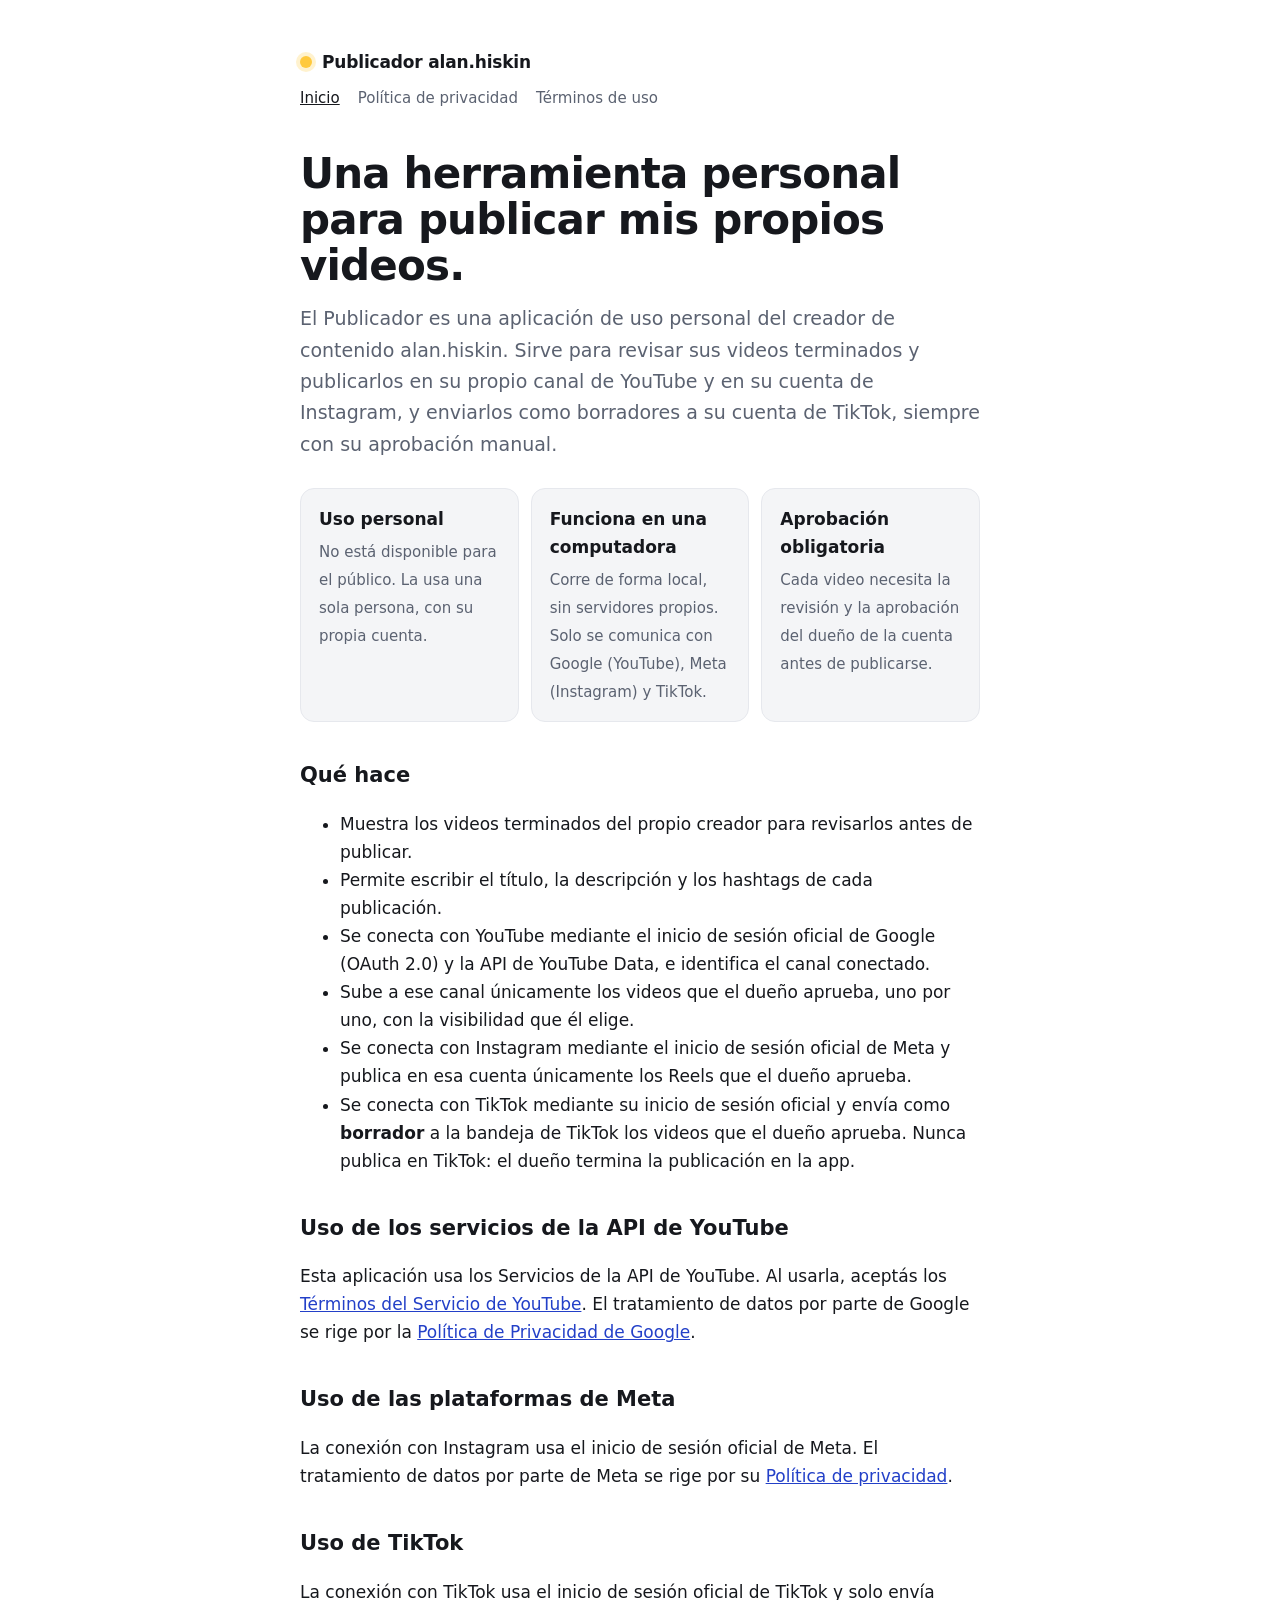
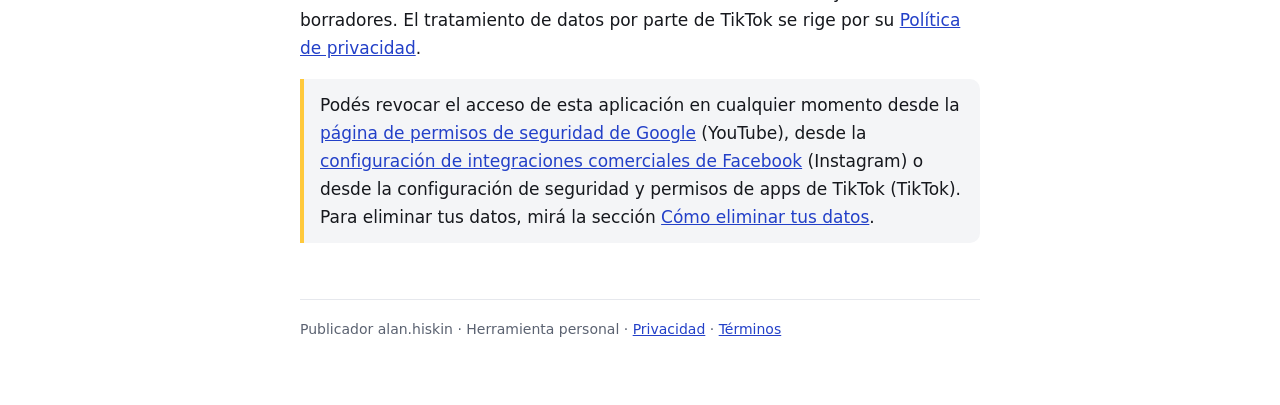
<file: index.html>
<!doctype html>
<html lang="es">
<head>
  <meta charset="utf-8">
  <meta name="viewport" content="width=device-width, initial-scale=1">
  <title>Publicador alan.hiskin</title>
  <meta name="description" content="Herramienta personal para preparar y publicar videos propios en YouTube, con aprobación manual antes de cada publicación.">
  <link rel="stylesheet" href="estilos.css">
</head>
<body>
  <div class="envoltura">
    <header><span class="punto"></span>Publicador alan.hiskin</header>
    <nav><a href="./" aria-current="page">Inicio</a><a href="privacidad.html">Política de privacidad</a><a href="terminos.html">Términos de uso</a></nav>

    <h1>Una herramienta personal para publicar mis propios videos.</h1>
    <p class="sub">El Publicador es una aplicación de uso personal del creador de contenido alan.hiskin. Sirve para revisar sus videos terminados y publicarlos en su propio canal de YouTube y en su cuenta de Instagram, y enviarlos como borradores a su cuenta de TikTok, siempre con su aprobación manual.</p>

    <div class="tarjetas">
      <div class="tarjeta"><b>Uso personal</b><span>No está disponible para el público. La usa una sola persona, con su propia cuenta.</span></div>
      <div class="tarjeta"><b>Funciona en una computadora</b><span>Corre de forma local, sin servidores propios. Solo se comunica con Google (YouTube), Meta (Instagram) y TikTok.</span></div>
      <div class="tarjeta"><b>Aprobación obligatoria</b><span>Cada video necesita la revisión y la aprobación del dueño de la cuenta antes de publicarse.</span></div>
    </div>

    <h2>Qué hace</h2>
    <ul>
      <li>Muestra los videos terminados del propio creador para revisarlos antes de publicar.</li>
      <li>Permite escribir el título, la descripción y los hashtags de cada publicación.</li>
      <li>Se conecta con YouTube mediante el inicio de sesión oficial de Google (OAuth 2.0) y la API de YouTube Data, e identifica el canal conectado.</li>
      <li>Sube a ese canal únicamente los videos que el dueño aprueba, uno por uno, con la visibilidad que él elige.</li>
      <li>Se conecta con Instagram mediante el inicio de sesión oficial de Meta y publica en esa cuenta únicamente los Reels que el dueño aprueba.</li>
      <li>Se conecta con TikTok mediante su inicio de sesión oficial y envía como <b>borrador</b> a la bandeja de TikTok los videos que el dueño aprueba. Nunca publica en TikTok: el dueño termina la publicación en la app.</li>
    </ul>

    <h2>Uso de los servicios de la API de YouTube</h2>
    <p>Esta aplicación usa los Servicios de la API de YouTube. Al usarla, aceptás los <a href="https://www.youtube.com/t/terms">Términos del Servicio de YouTube</a>. El tratamiento de datos por parte de Google se rige por la <a href="https://policies.google.com/privacy">Política de Privacidad de Google</a>.</p>
    <h2>Uso de las plataformas de Meta</h2>
    <p>La conexión con Instagram usa el inicio de sesión oficial de Meta. El tratamiento de datos por parte de Meta se rige por su <a href="https://www.facebook.com/privacy/policy/">Política de privacidad</a>.</p>
    <h2>Uso de TikTok</h2>
    <p>La conexión con TikTok usa el inicio de sesión oficial de TikTok y solo envía borradores. El tratamiento de datos por parte de TikTok se rige por su <a href="https://www.tiktok.com/legal/privacy-policy">Política de privacidad</a>.</p>
    <p class="nota">Podés revocar el acceso de esta aplicación en cualquier momento desde la <a href="https://security.google.com/settings/security/permissions">página de permisos de seguridad de Google</a> (YouTube), desde la <a href="https://www.facebook.com/settings/?tab=business_tools">configuración de integraciones comerciales de Facebook</a> (Instagram) o desde la configuración de seguridad y permisos de apps de TikTok (TikTok). Para eliminar tus datos, mirá la sección <a href="privacidad.html#borrado">Cómo eliminar tus datos</a>.</p>

    <footer>Publicador alan.hiskin · Herramienta personal · <a href="privacidad.html">Privacidad</a> · <a href="terminos.html">Términos</a></footer>
  </div>
</body>
</html>
</file>
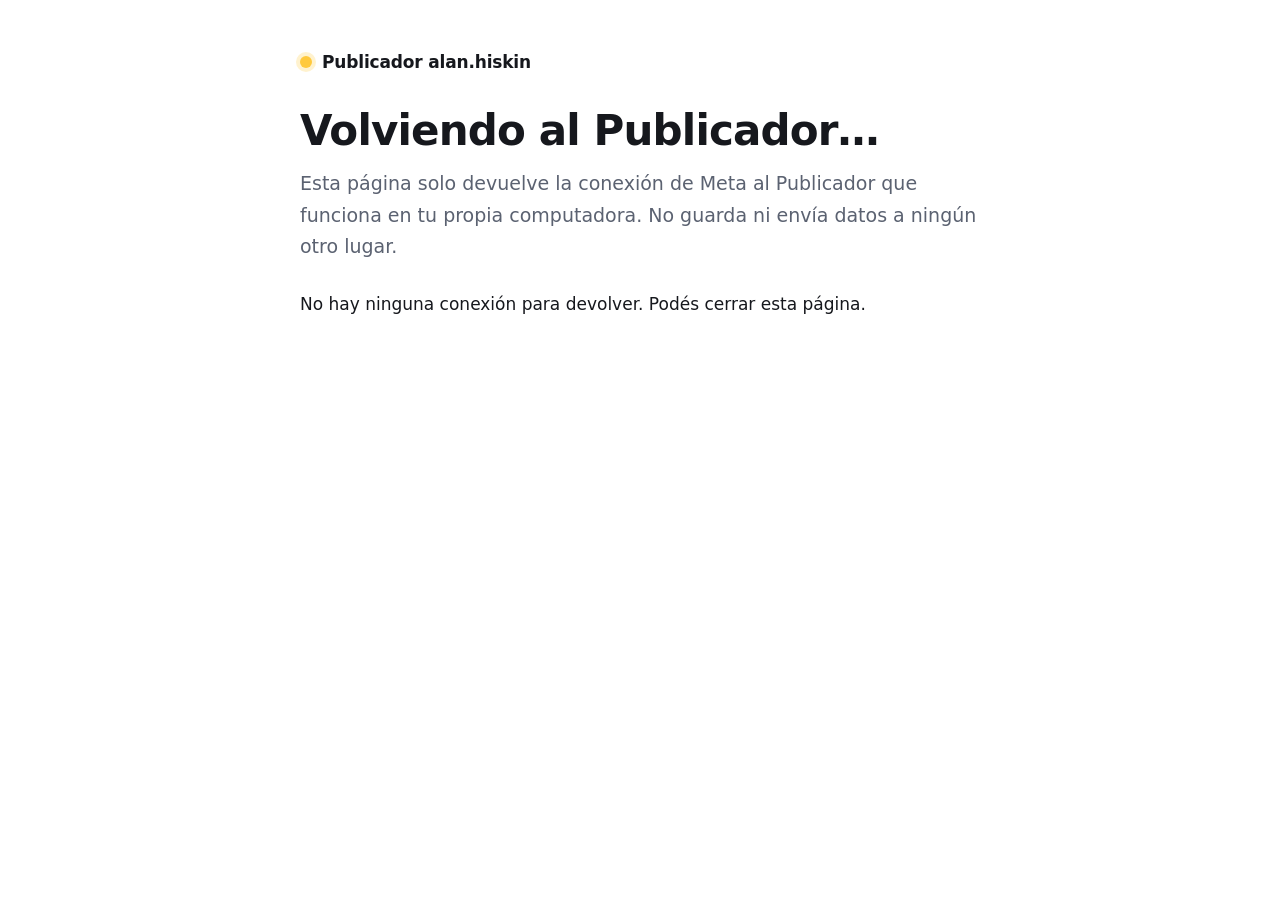
<file: meta-callback.html>
<!doctype html>
<html lang="es">
<head>
  <meta charset="utf-8">
  <meta name="viewport" content="width=device-width, initial-scale=1">
  <meta name="referrer" content="no-referrer">
  <meta name="robots" content="noindex">
  <title>Volviendo al Publicador</title>
  <link rel="stylesheet" href="estilos.css">
</head>
<body>
  <div class="envoltura">
    <header><span class="punto"></span>Publicador alan.hiskin</header>
    <h1 style="margin-top:32px">Volviendo al Publicador…</h1>
    <p class="sub">Esta página solo devuelve la conexión de Meta al Publicador que funciona en tu propia computadora. No guarda ni envía datos a ningún otro lugar.</p>
    <p id="nota"></p>
  </div>
  <script>
    // Reenvía únicamente "code", "state" y los avisos de error de Meta al panel local (siempre la misma dirección fija).
    (function () {
      var entrada = new URLSearchParams(location.search);
      var salida = new URLSearchParams();
      ["code", "state", "error", "error_reason", "error_description"].forEach(function (k) {
        var v = entrada.get(k);
        if (v && v.length < 2000) salida.set(k, v);
      });
      if (!salida.get("state")) { document.getElementById("nota").textContent = "No hay ninguna conexión para devolver. Podés cerrar esta página."; return; }
      location.replace("http://localhost:4317/oauth/meta?" + salida.toString());
    })();
  </script>
</body>
</html>
</file>
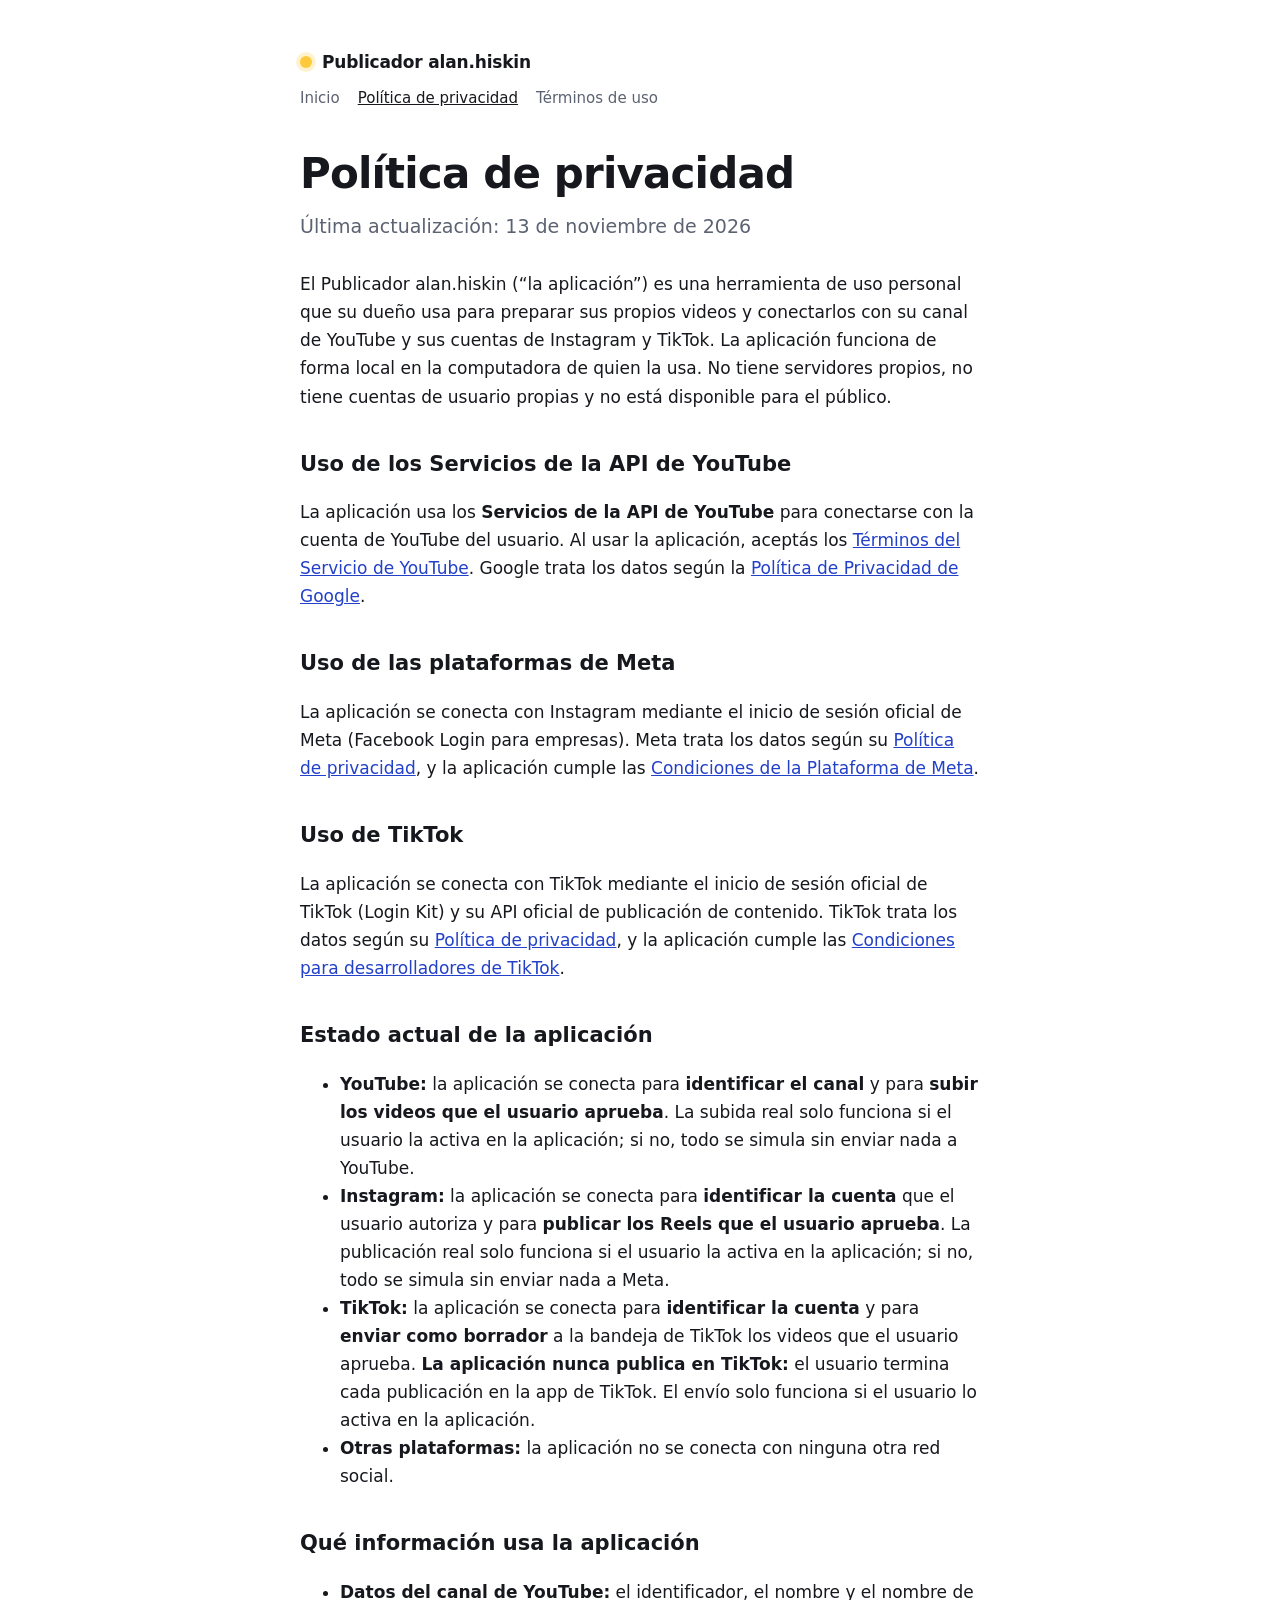
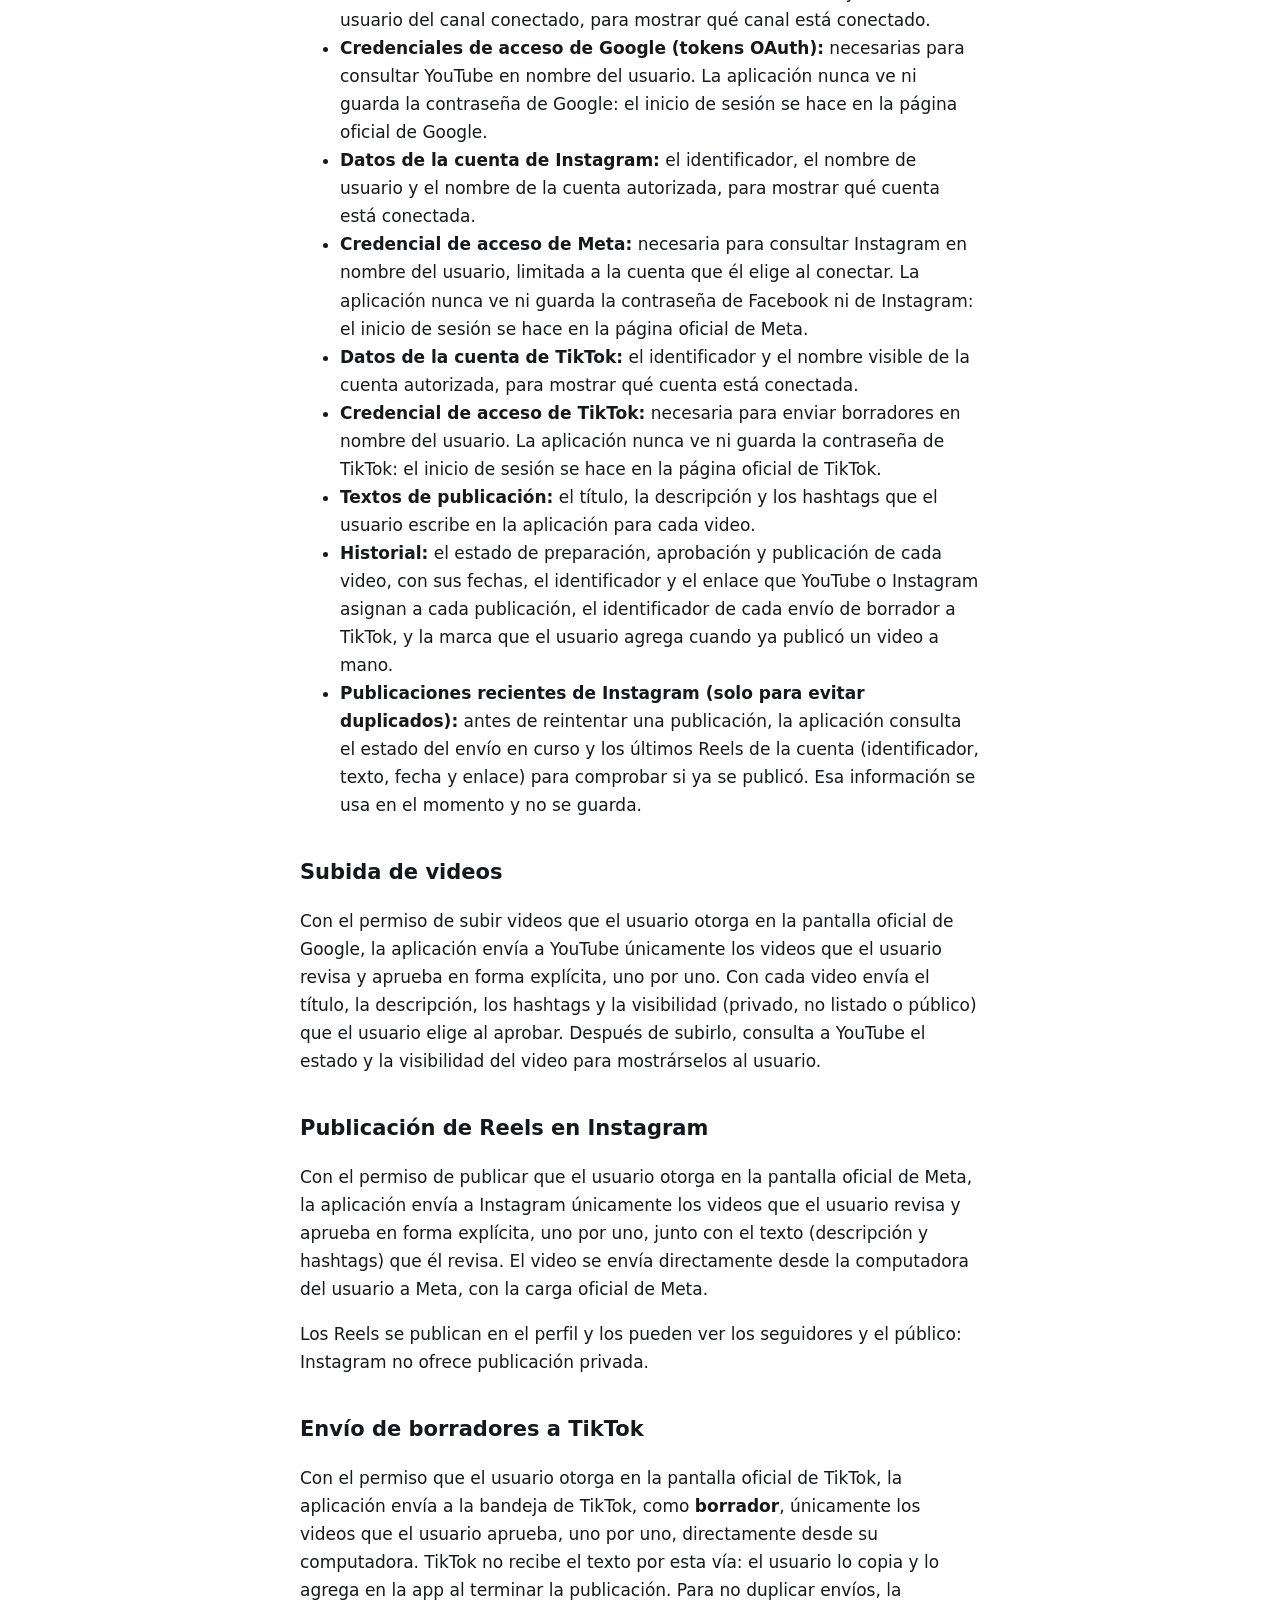
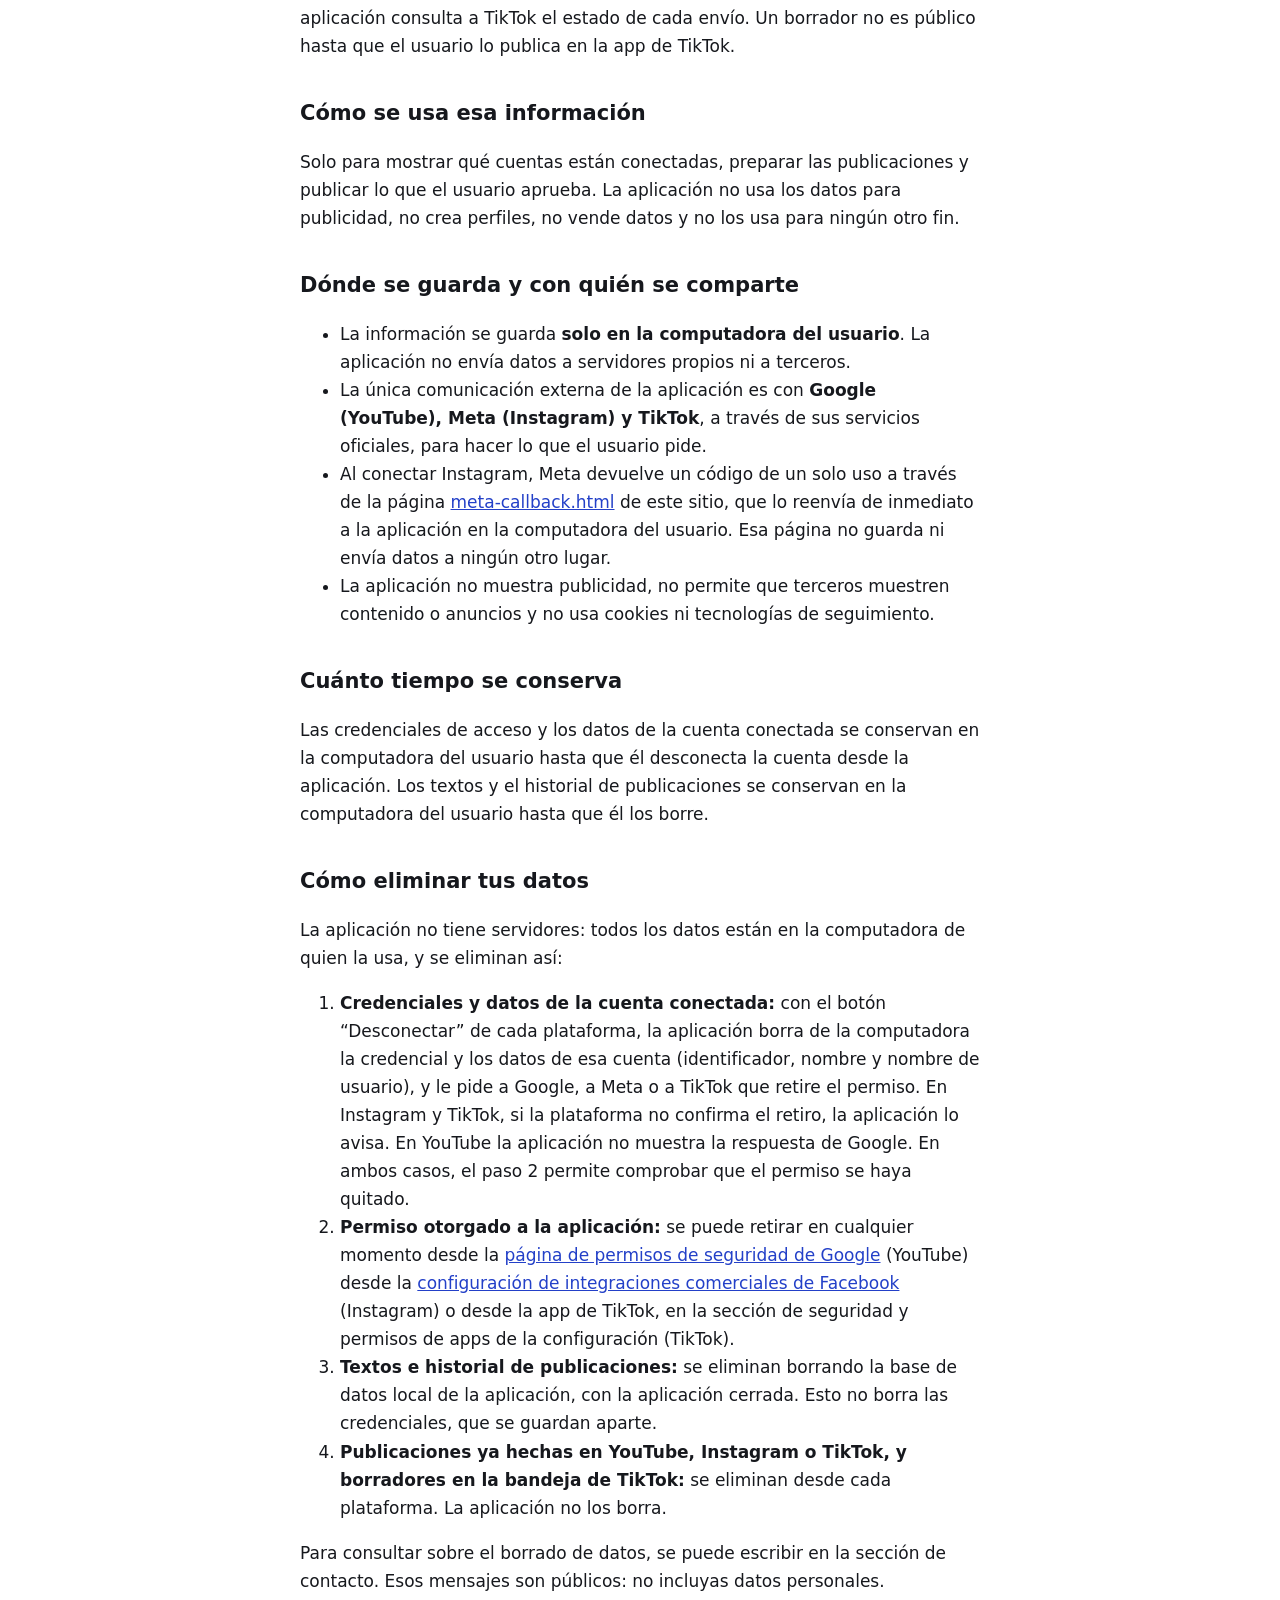
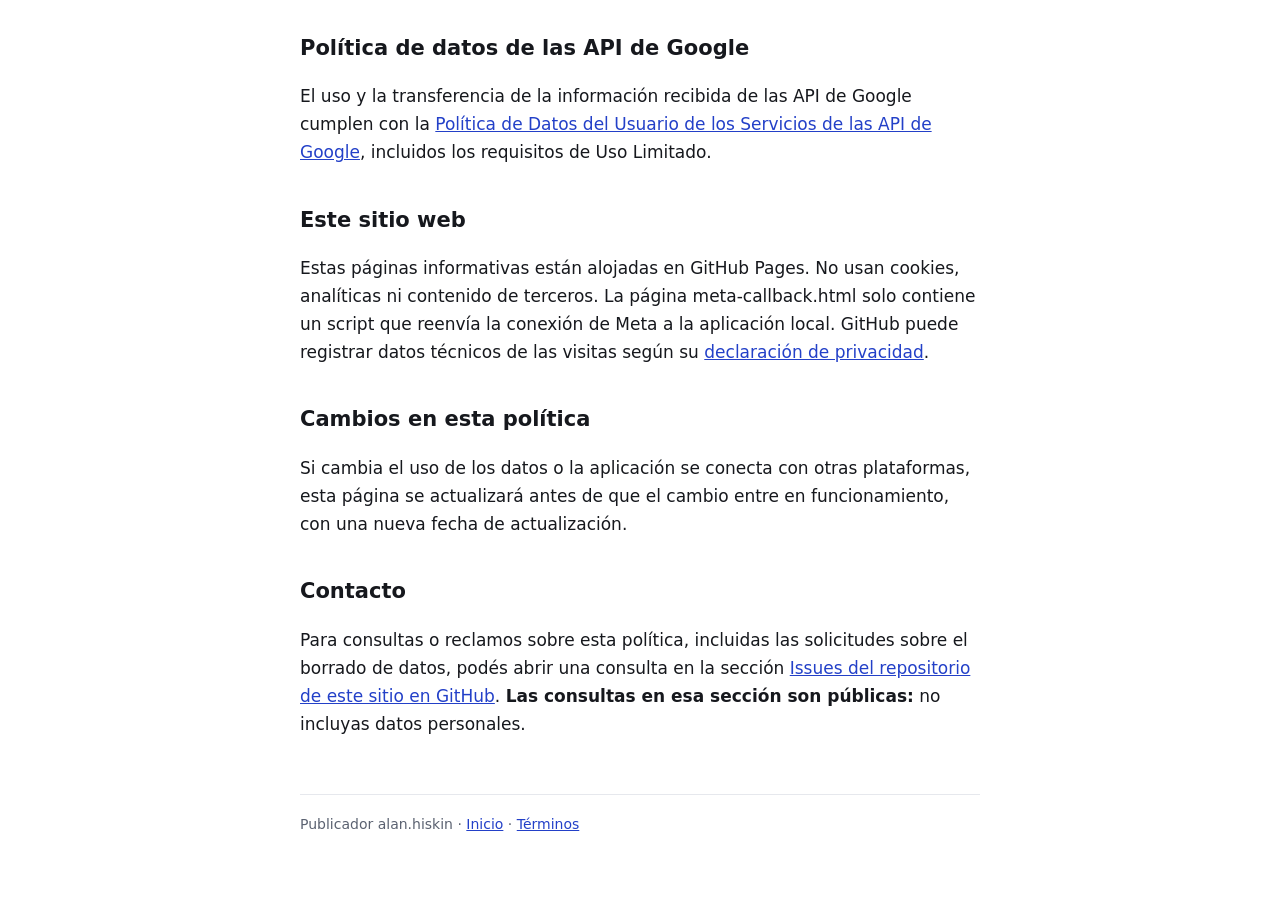
<file: privacidad.html>
<!doctype html>
<html lang="es">
<head>
  <meta charset="utf-8">
  <meta name="viewport" content="width=device-width, initial-scale=1">
  <title>Política de privacidad · Publicador alan.hiskin</title>
  <meta name="description" content="Cómo el Publicador alan.hiskin usa y guarda los datos de la cuenta de YouTube conectada.">
  <link rel="stylesheet" href="estilos.css">
</head>
<body>
  <div class="envoltura">
    <header><span class="punto"></span>Publicador alan.hiskin</header>
    <nav><a href="./">Inicio</a><a href="privacidad.html" aria-current="page">Política de privacidad</a><a href="terminos.html">Términos de uso</a></nav>

    <h1>Política de privacidad</h1>
    <p class="sub">Última actualización: 13 de noviembre de 2026</p>

    <p>El Publicador alan.hiskin (“la aplicación”) es una herramienta de uso personal que su dueño usa para preparar sus propios videos y conectarlos con su canal de YouTube y sus cuentas de Instagram y TikTok. La aplicación funciona de forma local en la computadora de quien la usa. No tiene servidores propios, no tiene cuentas de usuario propias y no está disponible para el público.</p>

    <h2>Uso de los Servicios de la API de YouTube</h2>
    <p>La aplicación usa los <b>Servicios de la API de YouTube</b> para conectarse con la cuenta de YouTube del usuario. Al usar la aplicación, aceptás los <a href="https://www.youtube.com/t/terms">Términos del Servicio de YouTube</a>. Google trata los datos según la <a href="https://policies.google.com/privacy">Política de Privacidad de Google</a>.</p>

    <h2>Uso de las plataformas de Meta</h2>
    <p>La aplicación se conecta con Instagram mediante el inicio de sesión oficial de Meta (Facebook Login para empresas). Meta trata los datos según su <a href="https://www.facebook.com/privacy/policy/">Política de privacidad</a>, y la aplicación cumple las <a href="https://developers.facebook.com/terms/">Condiciones de la Plataforma de Meta</a>.</p>

    <h2>Uso de TikTok</h2>
    <p>La aplicación se conecta con TikTok mediante el inicio de sesión oficial de TikTok (Login Kit) y su API oficial de publicación de contenido. TikTok trata los datos según su <a href="https://www.tiktok.com/legal/privacy-policy">Política de privacidad</a>, y la aplicación cumple las <a href="https://www.tiktok.com/legal/page/global/tik-tok-developer-terms-of-service/en">Condiciones para desarrolladores de TikTok</a>.</p>

    <h2>Estado actual de la aplicación</h2>
    <ul>
      <li><b>YouTube:</b> la aplicación se conecta para <b>identificar el canal</b> y para <b>subir los videos que el usuario aprueba</b>. La subida real solo funciona si el usuario la activa en la aplicación; si no, todo se simula sin enviar nada a YouTube.</li>
      <li><b>Instagram:</b> la aplicación se conecta para <b>identificar la cuenta</b> que el usuario autoriza y para <b>publicar los Reels que el usuario aprueba</b>. La publicación real solo funciona si el usuario la activa en la aplicación; si no, todo se simula sin enviar nada a Meta.</li>
      <li><b>TikTok:</b> la aplicación se conecta para <b>identificar la cuenta</b> y para <b>enviar como borrador</b> a la bandeja de TikTok los videos que el usuario aprueba. <b>La aplicación nunca publica en TikTok:</b> el usuario termina cada publicación en la app de TikTok. El envío solo funciona si el usuario lo activa en la aplicación.</li>
      <li><b>Otras plataformas:</b> la aplicación no se conecta con ninguna otra red social.</li>
    </ul>

    <h2>Qué información usa la aplicación</h2>
    <ul>
      <li><b>Datos del canal de YouTube:</b> el identificador, el nombre y el nombre de usuario del canal conectado, para mostrar qué canal está conectado.</li>
      <li><b>Credenciales de acceso de Google (tokens OAuth):</b> necesarias para consultar YouTube en nombre del usuario. La aplicación nunca ve ni guarda la contraseña de Google: el inicio de sesión se hace en la página oficial de Google.</li>
      <li><b>Datos de la cuenta de Instagram:</b> el identificador, el nombre de usuario y el nombre de la cuenta autorizada, para mostrar qué cuenta está conectada.</li>
      <li><b>Credencial de acceso de Meta:</b> necesaria para consultar Instagram en nombre del usuario, limitada a la cuenta que él elige al conectar. La aplicación nunca ve ni guarda la contraseña de Facebook ni de Instagram: el inicio de sesión se hace en la página oficial de Meta.</li>
      <li><b>Datos de la cuenta de TikTok:</b> el identificador y el nombre visible de la cuenta autorizada, para mostrar qué cuenta está conectada.</li>
      <li><b>Credencial de acceso de TikTok:</b> necesaria para enviar borradores en nombre del usuario. La aplicación nunca ve ni guarda la contraseña de TikTok: el inicio de sesión se hace en la página oficial de TikTok.</li>
      <li><b>Textos de publicación:</b> el título, la descripción y los hashtags que el usuario escribe en la aplicación para cada video.</li>
      <li><b>Historial:</b> el estado de preparación, aprobación y publicación de cada video, con sus fechas, el identificador y el enlace que YouTube o Instagram asignan a cada publicación, el identificador de cada envío de borrador a TikTok, y la marca que el usuario agrega cuando ya publicó un video a mano.</li>
      <li><b>Publicaciones recientes de Instagram (solo para evitar duplicados):</b> antes de reintentar una publicación, la aplicación consulta el estado del envío en curso y los últimos Reels de la cuenta (identificador, texto, fecha y enlace) para comprobar si ya se publicó. Esa información se usa en el momento y no se guarda.</li>
    </ul>

    <h2>Subida de videos</h2>
    <p>Con el permiso de subir videos que el usuario otorga en la pantalla oficial de Google, la aplicación envía a YouTube únicamente los videos que el usuario revisa y aprueba en forma explícita, uno por uno. Con cada video envía el título, la descripción, los hashtags y la visibilidad (privado, no listado o público) que el usuario elige al aprobar. Después de subirlo, consulta a YouTube el estado y la visibilidad del video para mostrárselos al usuario.</p>

    <h2>Publicación de Reels en Instagram</h2>
    <p>Con el permiso de publicar que el usuario otorga en la pantalla oficial de Meta, la aplicación envía a Instagram únicamente los videos que el usuario revisa y aprueba en forma explícita, uno por uno, junto con el texto (descripción y hashtags) que él revisa. El video se envía directamente desde la computadora del usuario a Meta, con la carga oficial de Meta.</p>
    <p>Los Reels se publican en el perfil y los pueden ver los seguidores y el público: Instagram no ofrece publicación privada.</p>

    <h2>Envío de borradores a TikTok</h2>
    <p>Con el permiso que el usuario otorga en la pantalla oficial de TikTok, la aplicación envía a la bandeja de TikTok, como <b>borrador</b>, únicamente los videos que el usuario aprueba, uno por uno, directamente desde su computadora. TikTok no recibe el texto por esta vía: el usuario lo copia y lo agrega en la app al terminar la publicación. Para no duplicar envíos, la aplicación consulta a TikTok el estado de cada envío. Un borrador no es público hasta que el usuario lo publica en la app de TikTok.</p>

    <h2>Cómo se usa esa información</h2>
    <p>Solo para mostrar qué cuentas están conectadas, preparar las publicaciones y publicar lo que el usuario aprueba. La aplicación no usa los datos para publicidad, no crea perfiles, no vende datos y no los usa para ningún otro fin.</p>

    <h2>Dónde se guarda y con quién se comparte</h2>
    <ul>
      <li>La información se guarda <b>solo en la computadora del usuario</b>. La aplicación no envía datos a servidores propios ni a terceros.</li>
      <li>La única comunicación externa de la aplicación es con <b>Google (YouTube), Meta (Instagram) y TikTok</b>, a través de sus servicios oficiales, para hacer lo que el usuario pide.</li>
      <li>Al conectar Instagram, Meta devuelve un código de un solo uso a través de la página <a href="meta-callback.html">meta-callback.html</a> de este sitio, que lo reenvía de inmediato a la aplicación en la computadora del usuario. Esa página no guarda ni envía datos a ningún otro lugar.</li>
      <li>La aplicación no muestra publicidad, no permite que terceros muestren contenido o anuncios y no usa cookies ni tecnologías de seguimiento.</li>
    </ul>

    <h2>Cuánto tiempo se conserva</h2>
    <p>Las credenciales de acceso y los datos de la cuenta conectada se conservan en la computadora del usuario hasta que él desconecta la cuenta desde la aplicación. Los textos y el historial de publicaciones se conservan en la computadora del usuario hasta que él los borre.</p>

    <h2 id="borrado">Cómo eliminar tus datos</h2>
    <p>La aplicación no tiene servidores: todos los datos están en la computadora de quien la usa, y se eliminan así:</p>
    <ol>
      <li><b>Credenciales y datos de la cuenta conectada:</b> con el botón “Desconectar” de cada plataforma, la aplicación borra de la computadora la credencial y los datos de esa cuenta (identificador, nombre y nombre de usuario), y le pide a Google, a Meta o a TikTok que retire el permiso. En Instagram y TikTok, si la plataforma no confirma el retiro, la aplicación lo avisa. En YouTube la aplicación no muestra la respuesta de Google. En ambos casos, el paso 2 permite comprobar que el permiso se haya quitado.</li>
      <li><b>Permiso otorgado a la aplicación:</b> se puede retirar en cualquier momento desde la <a href="https://security.google.com/settings/security/permissions">página de permisos de seguridad de Google</a> (YouTube) desde la <a href="https://www.facebook.com/settings/?tab=business_tools">configuración de integraciones comerciales de Facebook</a> (Instagram) o desde la app de TikTok, en la sección de seguridad y permisos de apps de la configuración (TikTok).</li>
      <li><b>Textos e historial de publicaciones:</b> se eliminan borrando la base de datos local de la aplicación, con la aplicación cerrada. Esto no borra las credenciales, que se guardan aparte.</li>
      <li><b>Publicaciones ya hechas en YouTube, Instagram o TikTok, y borradores en la bandeja de TikTok:</b> se eliminan desde cada plataforma. La aplicación no los borra.</li>
    </ol>
    <p>Para consultar sobre el borrado de datos, se puede escribir en la sección de contacto. Esos mensajes son públicos: no incluyas datos personales.</p>

    <h2>Política de datos de las API de Google</h2>
    <p>El uso y la transferencia de la información recibida de las API de Google cumplen con la <a href="https://developers.google.com/terms/api-services-user-data-policy">Política de Datos del Usuario de los Servicios de las API de Google</a>, incluidos los requisitos de Uso Limitado.</p>

    <h2>Este sitio web</h2>
    <p>Estas páginas informativas están alojadas en GitHub Pages. No usan cookies, analíticas ni contenido de terceros. La página meta-callback.html solo contiene un script que reenvía la conexión de Meta a la aplicación local. GitHub puede registrar datos técnicos de las visitas según su <a href="https://docs.github.com/en/site-policy/privacy-policies/github-general-privacy-statement">declaración de privacidad</a>.</p>

    <h2>Cambios en esta política</h2>
    <p>Si cambia el uso de los datos o la aplicación se conecta con otras plataformas, esta página se actualizará antes de que el cambio entre en funcionamiento, con una nueva fecha de actualización.</p>

    <h2>Contacto</h2>
    <p>Para consultas o reclamos sobre esta política, incluidas las solicitudes sobre el borrado de datos, podés abrir una consulta en la sección <a href="https://github.com/alanhiskin17/alanhiskin17.github.io/issues">Issues del repositorio de este sitio en GitHub</a>. <b>Las consultas en esa sección son públicas:</b> no incluyas datos personales.</p>

    <footer>Publicador alan.hiskin · <a href="./">Inicio</a> · <a href="terminos.html">Términos</a></footer>
  </div>
</body>
</html>
</file>
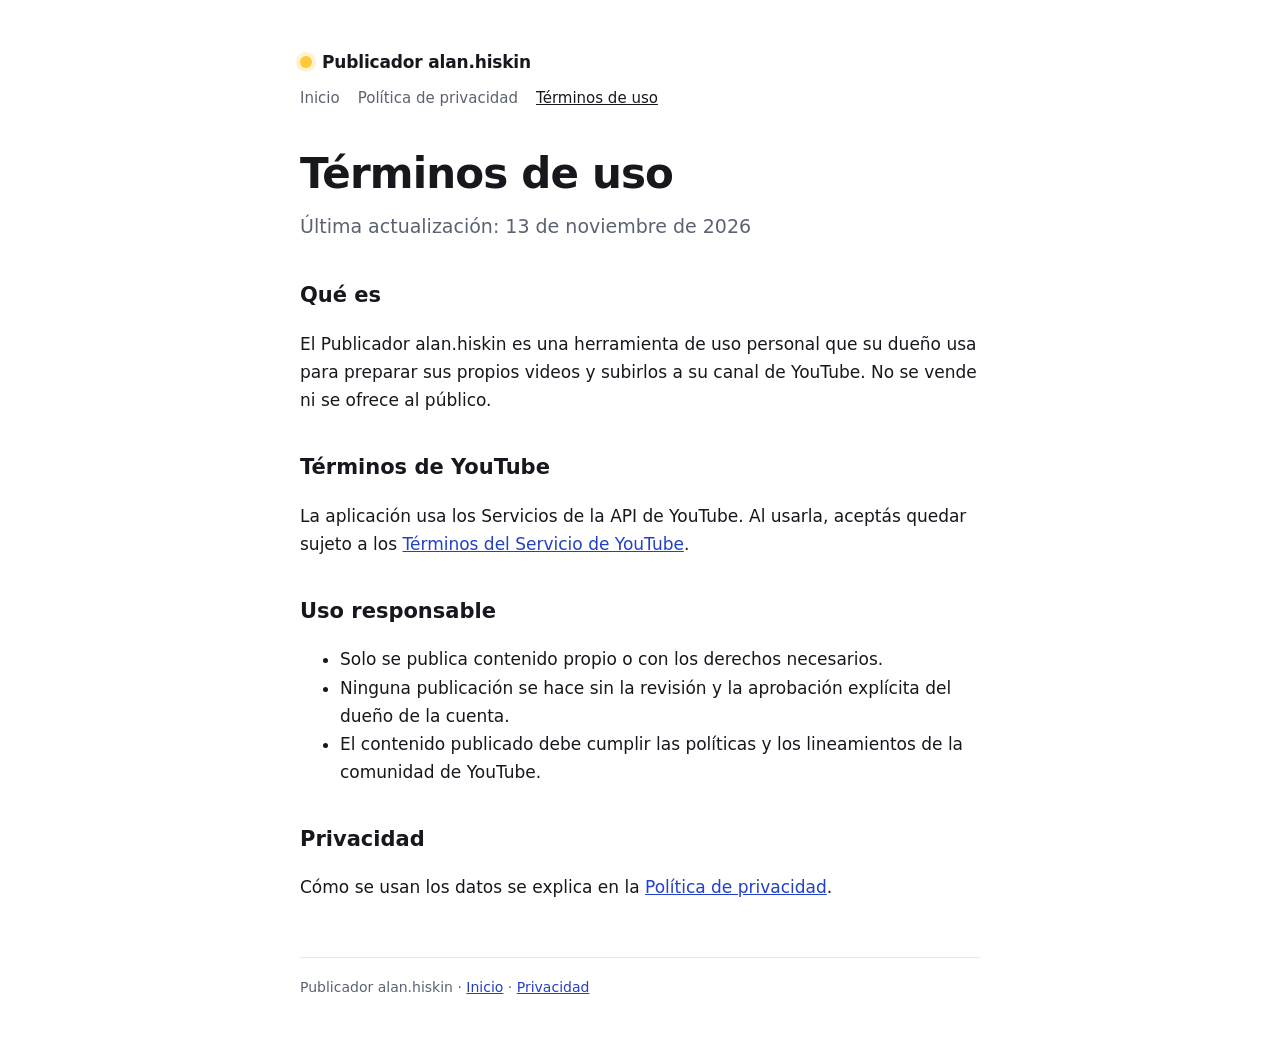
<file: terminos.html>
<!doctype html>
<html lang="es">
<head>
  <meta charset="utf-8">
  <meta name="viewport" content="width=device-width, initial-scale=1">
  <title>Términos de uso · Publicador alan.hiskin</title>
  <meta name="description" content="Términos de uso del Publicador alan.hiskin, una herramienta personal.">
  <link rel="stylesheet" href="estilos.css">
</head>
<body>
  <div class="envoltura">
    <header><span class="punto"></span>Publicador alan.hiskin</header>
    <nav><a href="./">Inicio</a><a href="privacidad.html">Política de privacidad</a><a href="terminos.html" aria-current="page">Términos de uso</a></nav>

    <h1>Términos de uso</h1>
    <p class="sub">Última actualización: 13 de noviembre de 2026</p>

    <h2>Qué es</h2>
    <p>El Publicador alan.hiskin es una herramienta de uso personal que su dueño usa para preparar sus propios videos y subirlos a su canal de YouTube. No se vende ni se ofrece al público.</p>

    <h2>Términos de YouTube</h2>
    <p>La aplicación usa los Servicios de la API de YouTube. Al usarla, aceptás quedar sujeto a los <a href="https://www.youtube.com/t/terms">Términos del Servicio de YouTube</a>.</p>

    <h2>Uso responsable</h2>
    <ul>
      <li>Solo se publica contenido propio o con los derechos necesarios.</li>
      <li>Ninguna publicación se hace sin la revisión y la aprobación explícita del dueño de la cuenta.</li>
      <li>El contenido publicado debe cumplir las políticas y los lineamientos de la comunidad de YouTube.</li>
    </ul>

    <h2>Privacidad</h2>
    <p>Cómo se usan los datos se explica en la <a href="privacidad.html">Política de privacidad</a>.</p>

    <footer>Publicador alan.hiskin · <a href="./">Inicio</a> · <a href="privacidad.html">Privacidad</a></footer>
  </div>
</body>
</html>
</file>
<file: estilos.css>
:root {
  --azul: #2340C8; --amarillo: #FFC93C; --tinta: #16181D; --gris: #5B6271; --linea: #E6E8ED; --fondo: #FFFFFF; --suave: #F4F5F7;
  color-scheme: light dark;
}
@media (prefers-color-scheme: dark) {
  :root { --tinta: #F1F2F5; --gris: #A7ADBA; --linea: #2A2E37; --fondo: #111317; --suave: #1A1D23; }
}
* { box-sizing: border-box; }
body { margin: 0; background: var(--fondo); color: var(--tinta); font: 17px/1.65 "Segoe UI", system-ui, -apple-system, Roboto, sans-serif; }
.envoltura { max-width: 720px; margin: 0 auto; padding: 48px 20px 64px; }
header { display: flex; align-items: center; gap: 10px; font-weight: 800; letter-spacing: -.01em; }
header .punto { width: 12px; height: 12px; border-radius: 50%; background: var(--amarillo); box-shadow: 0 0 0 4px rgba(255,201,60,.25); }
nav { display: flex; gap: 18px; flex-wrap: wrap; margin: 10px 0 40px; font-size: 15px; }
nav a { color: var(--gris); text-decoration: none; } nav a:hover, nav a[aria-current] { color: var(--tinta); text-decoration: underline; }
h1 { font-size: clamp(30px, 6vw, 42px); line-height: 1.1; letter-spacing: -.02em; margin: 0 0 14px; }
h2 { font-size: 21px; margin: 36px 0 8px; }
p, li { color: var(--tinta); } .sub { color: var(--gris); font-size: 19px; margin: 0 0 28px; }
a { color: var(--azul); } @media (prefers-color-scheme: dark) { a { color: #8EA2FF; } }
.tarjetas { display: grid; gap: 12px; grid-template-columns: repeat(auto-fit, minmax(200px, 1fr)); margin: 28px 0; }
.tarjeta { background: var(--suave); border: 1px solid var(--linea); border-radius: 14px; padding: 16px 18px; }
.tarjeta b { display: block; margin-bottom: 4px; }
.tarjeta span { color: var(--gris); font-size: 15px; }
.nota { border-left: 4px solid var(--amarillo); background: var(--suave); padding: 12px 16px; border-radius: 0 10px 10px 0; }
footer { margin-top: 56px; padding-top: 18px; border-top: 1px solid var(--linea); color: var(--gris); font-size: 14px; }
</file>
